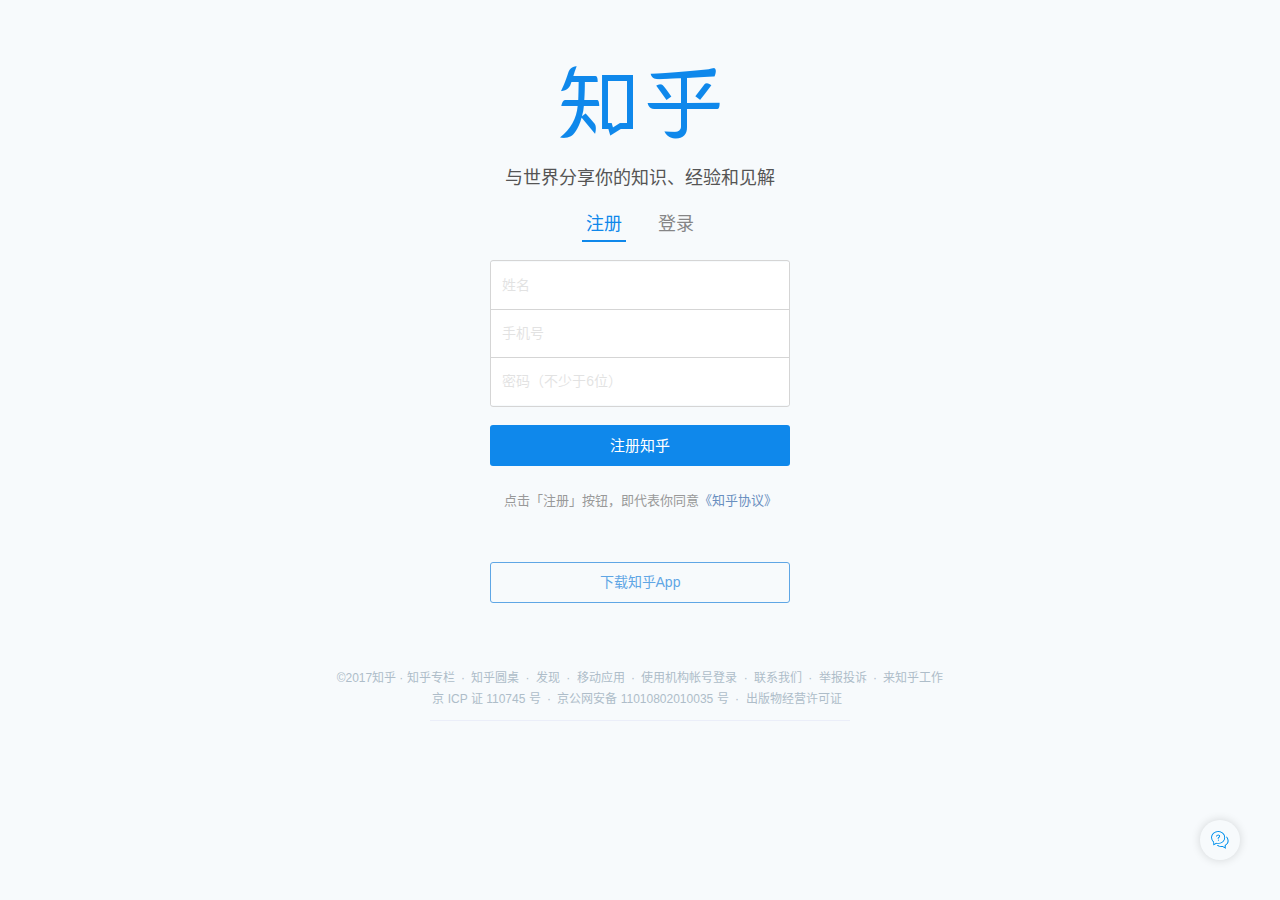
<file: index.html>
<!DOCTYPE html>
<html lang="zh-CN">
<head>
	<meta charset="UTF-8">
	<meta name="viewport" content="width=device-width, initial-scale=1.0">
	<meta http-equiv="X-UA-Compatible" content="ie=edge">
	<meta name="description" content="一个真实的网络问答社区，帮助你寻找答案，分享知识。">
	<title>知乎 - 与世界分享你的知识、经验和见解</title>
  <link rel="shortcut icon" href="images/favicon.ico" type="image/x-icon">
	<link rel="stylesheet" href="styles/style.css">
</head>
<body>
	<div class="content">
		<header>
				<h1 class="logo"></h1>
				<p>与世界分享你的知识、经验和见解</p>
		</header>
		<section>
			<div class="tabchange">
				<div class="tabs">
					<a href="#register" class="active" onclick="return false;" id="one">注册</a>
					<a href="#login" onclick="return false;">登录</a>
					<span class="indicator"></span>
				</div>
			</div>
			<div id="register" class="tabcontent">
				<div class="form-input">
					<form action="" method="post">
						<div class="input-item">
							<input type="text" placeholder="姓名">
						</div>
						<div class="input-item">
							<input type="text" placeholder="手机号">
						</div>
						<div class="input-item">
							<input type="text" placeholder="密码（不少于6位）">
						</div>
					</form>
				</div>
				<div class="login">
					<button type="button" class="sign-btn">注册知乎</button>
				</div>
				<p class="agree-tip">点击「注册」按钮，即代表你同意<a href="#">《知乎协议》</a></p>
				<div class="DLapp">
					<button type="button" class="DL-btn">下载知乎App</button>
				</div>
			</div>
			<div id="login" class="tabcontent">
				<div class="form-input">
					<form action="" method="post">
						<div class="input-item">
							<input type="text" placeholder="手机号或邮箱">
						</div>
						<div class="input-item">
							<input type="text" placeholder="密码">
						</div>
					</form>
				</div>
				<div class="login">
					<button type="button" class="sign-btn">登录</button>
				</div>
				<div class="other-login">
					<div class="ph-no">
						<a href="#" class="phlogin">手机验证码登录</a>
						<a href="#" class="notlogin">无法登录？</a>
						<div class="clear"></div>
					</div>
					<div class="otherstyle">
						<a href="#">社交帐号登录</a>
						<div class="clear"></div>
					</div>
				</div>
				<div class="DLapp">
					<button type="button" class="DL-btn">下载知乎App</button>
				</div>
			</div>
		</section>
	</div>
	<footer>
		<p class="pcstyle">&copy;2017知乎<span class="dot">·<span>
			<a href="https://zhuanlan.zhihu.com/" target="_blank">知乎专栏 <span class="dot">·<span> </a>
			<a href="https://www.zhihu.com/roundtable" target="_blank">知乎圆桌 <span class="dot">·<span> </a>
			<a href="https://www.zhihu.com/explore" target="_blank">发现 <span class="dot">·<span> </a>
			<a href="https://www.zhihu.com/app/" target="_blank">移动应用 <span class="dot">·<span> </a>
			<a href="https://www.zhihu.com/org/signin">使用机构帐号登录 <span class="dot">·<span> </a>
			<a href="https://www.zhihu.com/contact">联系我们 <span class="dot">·<span> </a>
			<a href="https://www.zhihu.com/jubao">举报投诉 <span class="dot">·<span> </a>
			<a href="http://zhihu.zhiye.com/home" target="_blank">来知乎工作</a><br>
			<a href="http://www.miibeian.gov.cn/" target="_blank">京 ICP 证 110745 号 <span class="dot">·<span> </a>
			京公网安备 11010802010035 号 <span class="dot">·<span>&nbsp;
			<a href="http://zhstatic.zhihu.com/assets/zhihu/publish-license.jpg" target="_blank">出版物经营许可证</a>
		</p>
		<p class="phstyle">
			<a href="https://www.zhihu.com/org/signin">使用机构帐号登录 <span class="dot">·<span> </a>
			<a href="https://www.zhihu.com/contact">联系我们 <span class="dot">·<span> </a>
		</p>
		<div class="chengxin">
			<a href="https://credit.cecdc.com/CX20170607038331320388.html" target="_blank"></a>
		</div>
	</footer>
	<div class="fankui">
		<a href="#"><img src="images/fankui.png" alt=""></a>
	</div>
	<script src="scripts/jquery-1.11.1.min.js"></script>
	<script>
		$(document).ready(function(){
			$(".tabs a").click(function(){
				$(".tabcontent").hide();
				$(".tabs a").removeClass("active");
				$($(this).attr("href")).show();
				$(this).addClass("active");
			})
			// $(".fankui a").hover(function(){
			// 	$(".fankui a img").attr("src","images/fankui-hover.png");
			// },function(){
			// 	$(".fankui a img").attr("src","images/fankui.png")
			// })
		})
	</script>
</body>
</html>
</file>
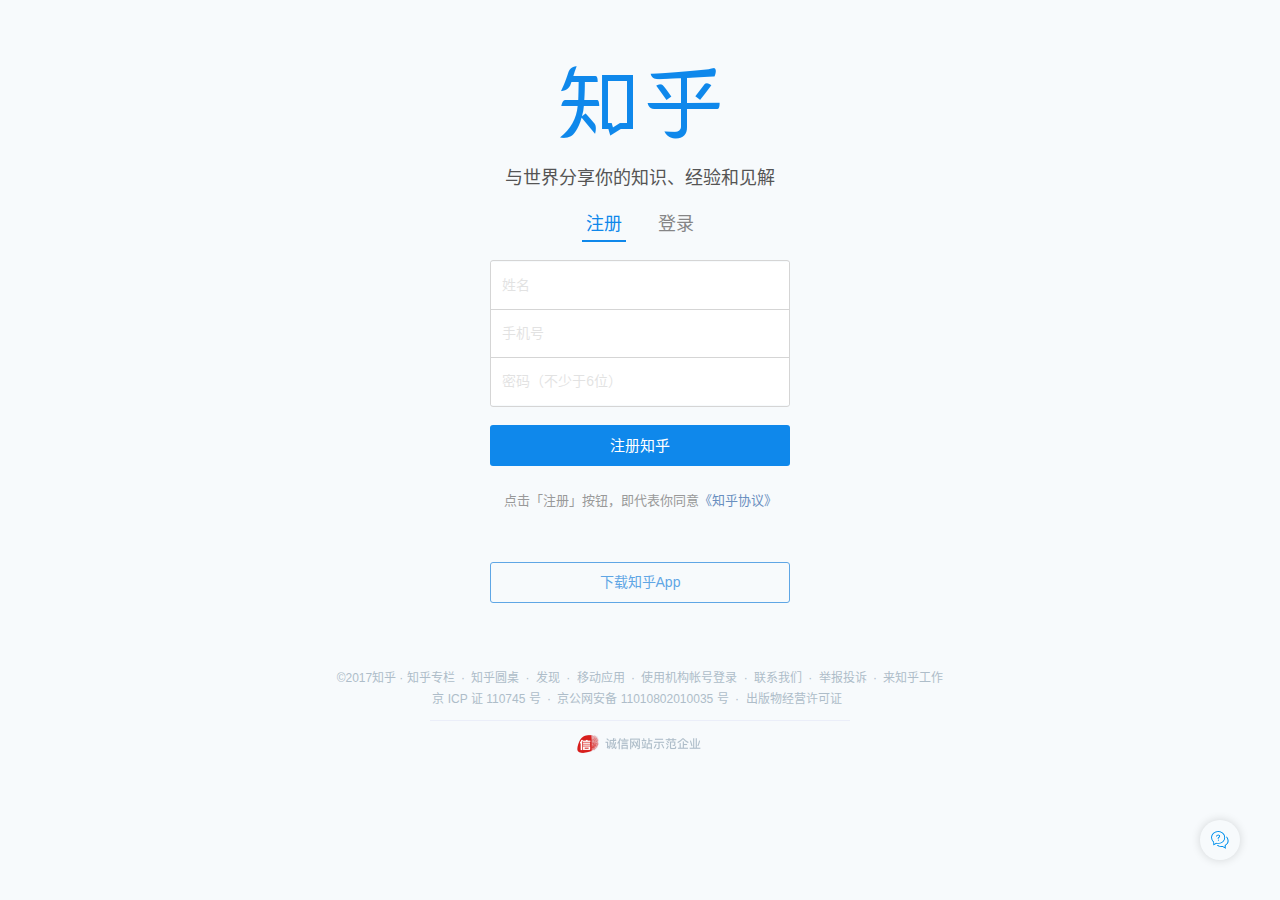
<file: login.html>
<!DOCTYPE html>
<html lang="zh-CN">
<head>
	<meta charset="UTF-8">
	<meta name="viewport" content="width=device-width, initial-scale=1.0">
	<meta http-equiv="X-UA-Compatible" content="ie=edge">
	<meta name="description" content="一个真实的网络问答社区，帮助你寻找答案，分享知识。">
	<title>知乎 - 与世界分享你的知识、经验和见解</title>
	<link rel="shortcut icon" href="images/favicon.ico" type="image/x-icon">
	<link rel="stylesheet" href="styles/style.css">
</head>
<body>
	<div class="content">
		<header>
				<h1 class="logo"></h1>
				<p>与世界分享你的知识、经验和见解</p>
		</header>
		<section>
			<div class="tabchange">
				<div class="tabs">
					<a href="#register" class="active" onclick="return false;" id="one">注册</a>
					<a href="#login" onclick="return false;">登录</a>
					<span class="indicator"></span>
				</div>
			</div>
			<div id="register" class="tabcontent">
				<div class="form-input">
					<form action="" method="post">
						<div class="input-item">
							<input type="text" placeholder="姓名">
						</div>
						<div class="input-item">
							<input type="text" placeholder="手机号">
						</div>
						<div class="input-item">
							<input type="text" placeholder="密码（不少于6位）">
						</div>
					</form>
				</div>
				<div class="login">
					<button type="button" class="sign-btn">注册知乎</button>
				</div>
				<p class="agree-tip">点击「注册」按钮，即代表你同意<a href="#">《知乎协议》</a></p>
				<div class="DLapp">
					<button type="button" class="DL-btn">下载知乎App</button>
				</div>
			</div>
			<div id="login" class="tabcontent">
				<div class="form-input">
					<form action="" method="post">
						<div class="input-item">
							<input type="text" placeholder="手机号或邮箱">
						</div>
						<div class="input-item">
							<input type="text" placeholder="密码">
						</div>
					</form>
				</div>
				<div class="login">
					<button type="button" class="sign-btn">登录</button>
				</div>
				<div class="other-login">
					<div class="ph-no">
						<a href="#" class="phlogin">手机验证码登录</a>
						<a href="#" class="notlogin">无法登录？</a>
						<div class="clear"></div>
					</div>
					<div class="otherstyle">
						<a href="#">社交帐号登录</a>
						<div class="clear"></div>
					</div>
				</div>
				<div class="DLapp">
					<button type="button" class="DL-btn">下载知乎App</button>
				</div>
			</div>
		</section>
	</div>
	<footer>
		<p class="pcstyle">&copy;2017知乎<span class="dot">·<span>
			<a href="https://zhuanlan.zhihu.com/" target="_blank">知乎专栏 <span class="dot">·<span> </a>
			<a href="https://www.zhihu.com/roundtable" target="_blank">知乎圆桌 <span class="dot">·<span> </a>
			<a href="https://www.zhihu.com/explore" target="_blank">发现 <span class="dot">·<span> </a>
			<a href="https://www.zhihu.com/app/" target="_blank">移动应用 <span class="dot">·<span> </a>
			<a href="https://www.zhihu.com/org/signin">使用机构帐号登录 <span class="dot">·<span> </a>
			<a href="https://www.zhihu.com/contact">联系我们 <span class="dot">·<span> </a>
			<a href="https://www.zhihu.com/jubao">举报投诉 <span class="dot">·<span> </a>
			<a href="http://zhihu.zhiye.com/home" target="_blank">来知乎工作</a><br>
			<a href="http://www.miibeian.gov.cn/" target="_blank">京 ICP 证 110745 号 <span class="dot">·<span> </a>
			京公网安备 11010802010035 号 <span class="dot">·<span>&nbsp;
			<a href="http://zhstatic.zhihu.com/assets/zhihu/publish-license.jpg" target="_blank">出版物经营许可证</a>
		</p>
		<p class="phstyle">
			<a href="https://www.zhihu.com/org/signin">使用机构帐号登录 <span class="dot">·<span> </a>
			<a href="https://www.zhihu.com/contact">联系我们 <span class="dot">·<span> </a>
		</p>
		<div class="chengxin">
			<a href="https://credit.cecdc.com/CX20170607038331320388.html" target="_blank">
				<img src="images/chengxing_logo.png" alt="">
			</a>
		</div>
	</footer>
	<div class="fankui">
		<a href="#"><img src="images/fankui.png" alt=""></a>
	</div>
	<script src="scripts/jquery-1.11.1.min.js"></script>
	<script>
		$(document).ready(function(){
			$(".tabs a").click(function(){
				$(".tabcontent").hide();
				$(".tabs a").removeClass("active");
				$($(this).attr("href")).show();
				$(this).addClass("active");
			})
			$(".fankui a").hover(function(){
				$(".fankui a img").attr("src","images/fankui-hover.png");
			},function(){
				$(".fankui a img").attr("src","images/fankui.png")
			})
		})
	</script>
</body>
</html>
</file>
<file: styles/style.css>
@charset "utf-8";
* {
  margin: 0;
  padding: 0;
}
a{
  text-decoration: none;
}
li {
  list-style: none;
}
img {
  border: 0;
}
input {
  border: none;
}
header, footer, article, section, nav, menu, hgroup {
  display: block; 
}
h1, h2, h3, h4, h5, h6 {
  text-align: center;
  font-weight: normal;
}
.clear {
  clear: both;
}
body {
  color: #555;
  line-height: 1.7em;
  background-color: #f7fafc;
  font-family: 'Helvetica Neue',Helvetica,'PingFang SC','Hiragino Sans GB','Microsoft YaHei',Arial,sans-serif;
}
.content {
  width: 300px;
  margin: 65px auto;
  text-align: center;
}
header {
 padding: 0;
}
header h1 {
  width: 160px;
  height: 74px;
  background: url(../images/logo.png) no-repeat;
  background-size: contain;
  margin: 0 auto;
}
header p {
  font-size: 18px;
  line-height: 1em;
  font-weight: 400;
  margin: 30px 0 20px;
}
section .tabchange{
  margin-bottom: 10px;
}
section .tabs {
  display: inline-block;
  position: relative;
  font-size: 18px;
}
section .tabs a {
  line-height: 35px;
  opacity: 0.7;
  color: #555;
  width: 72px;
  float: left;
  transition: opacity .15s, color .15s;
}
section .tabs a:hover {
  opacity: 1;
}
section .tabs a.active {
  color: #0f88eb;
  opacity: 1;
}
.indicator {
  position: absolute;
  left: 0;
  bottom: 0;
  margin: 0 .8em;
  width: 2.4em;
  height: 2px;
  background-color: #0f88eb;
  transition: left .15s ease-in;
}
#register {
  display: block;
}
.tabcontent {
  display: none;
}
.form-input {
  border-radius: 3px;
  border: 1px solid #d5d5d5;
  overflow: hidden;
  padding: 1px 0;
}
input[type="text"] {
 width: 100%;
  font-size: 14px;
  line-height: 19px;
  color: #555;
  padding: 1em .8em;
  box-sizing: border-box;
  outline: 0;
}
.input-item:not(:first-child) {
  border-top: 1px solid #d5d5d5;
}
input::-webkit-input-placeholder {
  opacity: 0.2;
}
input:-ms-input-placeholder {
  opacity: 0.2;
}
input::-moz-placeholder {
  opacity: 0.2;
}
input:-moz-placeholder {
  opacity: 0.2;
}
.login {
  margin-top: 18px;
}
button.sign-btn {
  display: block;
  width: 100%;
  color: #fff;
  line-height: 41px;
  font-size: 15px;
  outline: 0;
  border: 0;
  box-shadow: 0;
  border-radius: 3px;
  background-color: #0f88eb;
  text-align: center;
  cursor: pointer;
}
button.sign-btn:hover {
  background-color: #55abed;
}
p.agree-tip {
  color: #999;
  font-size: 13px;
  text-align: center;
  margin-top: 21px;
}
p.agree-tip a {
  color: #698ebf;
}
.other-login div{
  margin-top: 18px;
}
.other-login a {
  font-size: 14px;
  color: #555;
  line-height: 1.7em;
}
a.phlogin {
  float: left;
  color: #5ca5e8;
}
.notlogin {
  float: right;
}
.otherstyle a {
  float: left;
}
.DLapp {
  margin-top: 48px;
}
#login .DLapp {
  margin-top: 24px;
}
button.DL-btn {
  display: block;
  width: 100%;
  color: #5fa6e5;
  font-size: 14px;
  line-height: 39px;
  border: 1px solid #5fa6e5;
  border-radius: 3px;
  cursor: pointer;
  outline: 0;
  background: transparent;
}
footer {
  font-size: 12px;
  text-align: center;
  color: #aebdc9;
  line-height: 21px;
}
span.dot {
  margin: 0 3px;
}
footer p a {
  color: #aebdc9;
}
footer p a:hover {
  text-decoration: underline;
}
p.phstyle {
  display: none;
}
.chengxin {
   width: 420px;
   margin: 10px auto;
   padding-top: 10px;
   border-top: 1px solid #ebeef9;
}
.chengxin img {
  width: 138px;
}
.fankui {
  position: fixed;
  right: 40px;
  bottom: 40px;
  z-index: 999;
}
.fankui a {
  display: block;
  width: 40px;
  height: 40px;
  border-radius: 50%;
  box-shadow: 0 0 10px rgba(0,0,0,.15);
  border: 0;
  outline: 0;
  text-align: center;
  background: url(../images/fankui.png) no-repeat center center;
}
.fankui a:hover {
  background: url(../images/fankui-hover.png) no-repeat center center;
}
.fankui a img {
  padding-top: 11px; 
}
@media screen and (max-width: 740px) {
  .content {
    margin: auto;
    padding: 30px 0 0;
    width: 300px;
  }
  header h1 {
    width: 96px;
    height: 44.4px;
  }
  footer {
    padding-bottom: 60px;
    line-height: 42px;
  }
  .chengxin {
    display: none;
  }
  .pcstyle {
    display: none;
  }
  p.phstyle {
    display: block;
  }
}
</file>
